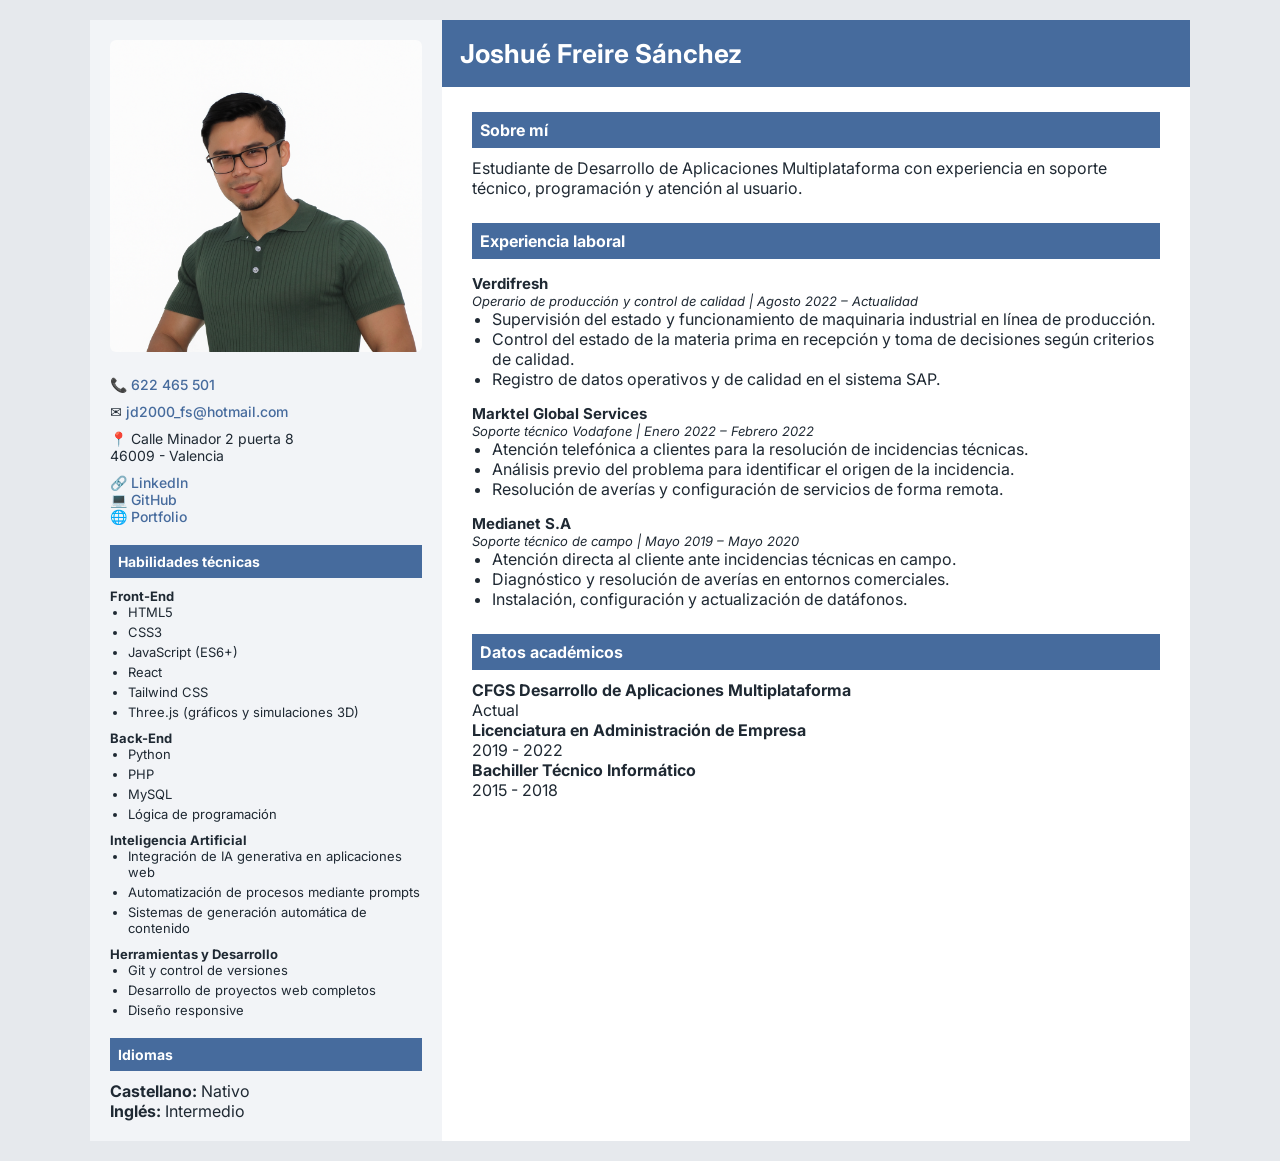
<file: index.html>
<!DOCTYPE html>
<html lang="es">
<head>
    <meta charset="UTF-8">
    <meta name="viewport" content="width=device-width, initial-scale=1.0">
    <title>Currículum - Joshué Freire Sánchez</title>

    <!-- Fuente profesional -->
    <link rel="preconnect" href="https://fonts.googleapis.com">
    <link rel="preconnect" href="https://fonts.gstatic.com" crossorigin>
    <link href="https://fonts.googleapis.com/css2?family=Inter:wght@300;400;500;600;700&display=swap" rel="stylesheet">

    <!-- CSS modular -->
    <link rel="stylesheet" href="css/main.css">
    <link rel="stylesheet" href="css/layout.css">
    <link rel="stylesheet" href="css/sidebar.css">
    <link rel="stylesheet" href="css/content.css">
    <link rel="stylesheet" href="css/responsive.css">
</head>
<body>

<div class="cv">

    <aside class="sidebar">
        <img src="assets/img/foto.jpg" alt="Foto de perfil" class="profile-img">

        <div class="contact">
            <p>📞 <a href="tel:+34622465501">622 465 501</a></p>
            <p>✉️ <a href="mailto:jd2000_fs@hotmail.com">jd2000_fs@hotmail.com</a></p>
            <p>📍 Calle Minador 2 puerta 8<br>46009 - Valencia</p>

            <p class="links">
                🔗 <a href="https://www.linkedin.com/in/joshué-freire-sánchez-503b59120" target="_blank">LinkedIn</a><br>
                💻 <a href="https://github.com/Danielcreux" target="_blank">GitHub</a><br>
                🌐 <a href="https://www.freire-sanchez-valencia.es" target="_blank">Portfolio</a>
            </p>
        </div>

        <section>
    <h3>Habilidades técnicas</h3>

    <h4>Front-End</h4>
    <ul>
        <li>HTML5</li>
        <li>CSS3</li>
        <li>JavaScript (ES6+)</li>
        <li>React</li>
        <li>Tailwind CSS</li>
        <li>Three.js (gráficos y simulaciones 3D)</li>
    </ul>

    <h4>Back-End</h4>
    <ul>
        <li>Python</li>
        <li>PHP</li>
        <li>MySQL</li>
        <li>Lógica de programación</li>
    </ul>

    <h4>Inteligencia Artificial</h4>
    <ul>
        <li>Integración de IA generativa en aplicaciones web</li>
        <li>Automatización de procesos mediante prompts</li>
        <li>Sistemas de generación automática de contenido</li>
    </ul>

    <h4>Herramientas y Desarrollo</h4>
    <ul>
        <li>Git y control de versiones</li>
        <li>Desarrollo de proyectos web completos</li>
        <li>Diseño responsive</li>
    </ul>
</section>


        <section>
            <h3>Idiomas</h3>
            <p><strong>Castellano:</strong> Nativo</p>
            <p><strong>Inglés:</strong> Intermedio</p>
        </section>
    </aside>

    <main class="content">

        <header class="header">
            <h1>Joshué Freire Sánchez</h1>
        </header>

        <section>
            <h2>Sobre mí</h2>
            <p>
                Estudiante de Desarrollo de Aplicaciones Multiplataforma con experiencia
                en soporte técnico, programación y atención al usuario.
            </p>
        </section>

       <section>
    <h2>Experiencia laboral</h2>

    <article>
        <h3>Verdifresh</h3>
        <p class="job-title">
            Operario de producción y control de calidad | Agosto 2022 – Actualidad
        </p>
        <ul>
            <li>Supervisión del estado y funcionamiento de maquinaria industrial en línea de producción.</li>
            <li>Control del estado de la materia prima en recepción y toma de decisiones según criterios de calidad.</li>
            <li>Registro de datos operativos y de calidad en el sistema SAP.</li>
        </ul>
    </article>

    <article>
        <h3>Marktel Global Services</h3>
        <p class="job-title">
            Soporte técnico Vodafone | Enero 2022 – Febrero 2022
        </p>
        <ul>
            <li>Atención telefónica a clientes para la resolución de incidencias técnicas.</li>
            <li>Análisis previo del problema para identificar el origen de la incidencia.</li>
            <li>Resolución de averías y configuración de servicios de forma remota.</li>
        </ul>
    </article>

    <article>
        <h3>Medianet S.A</h3>
        <p class="job-title">
            Soporte técnico de campo | Mayo 2019 – Mayo 2020
        </p>
        <ul>
            <li>Atención directa al cliente ante incidencias técnicas en campo.</li>
            <li>Diagnóstico y resolución de averías en entornos comerciales.</li>
            <li>Instalación, configuración y actualización de datáfonos.</li>
        </ul>
    </article>
</section>


        <section>
            <h2>Datos académicos</h2>

            <p><strong>CFGS Desarrollo de Aplicaciones Multiplataforma</strong><br>Actual</p>
            <p><strong>Licenciatura en Administración de Empresa</strong><br>2019 - 2022</p>
            <p><strong>Bachiller Técnico Informático</strong><br>2015 - 2018</p>
        </section>

    </main>

</div>

</body>
</html>
</file>
<file: css/main.css>
* {
    box-sizing: border-box;
    margin: 0;
    padding: 0;
    font-family: 'Inter', system-ui, sans-serif;
}

body {
    background: #e6e9ed;
    color: #1f2933;
}

a {
    color: #466b9d;
    text-decoration: none;
    font-weight: 500;
}

a:hover {
    text-decoration: underline;
}
</file>
<file: css/layout.css>
.cv {
    max-width: 1100px;
    margin: 20px auto;
    background: #ffffff;
    display: flex;
}
</file>
<file: css/sidebar.css>
.sidebar {
    width: 32%;
    background: #f2f4f7;
    padding: 20px;
}

.profile-img {
    width: 100%;
    border-radius: 6px;
    margin-bottom: 20px;
}

.sidebar h3 {
    background: #466b9d;
    color: white;
    padding: 8px;
    margin: 20px 0 10px;
    font-size: 14px;
}

.sidebar h4 {
    font-size: 13px;
    margin-top: 10px;
}

.sidebar ul {
    padding-left: 18px;
}

.sidebar li {
    font-size: 13px;
    margin-bottom: 4px;
}

.contact p {
    font-size: 14px;
    margin-bottom: 10px;
}
</file>
<file: css/content.css>
.content {
    width: 68%;
    padding: 30px;
}

.header h1 {
    background: #466b9d;
    color: white;
    padding: 18px;
    margin: -30px -30px 25px -30px;
    font-size: 26px;
}

.content h2 {
    background: #466b9d;
    color: white;
    padding: 8px;
    font-size: 16px;
    margin: 25px 0 10px;
}

.content h3 {
    font-size: 15px;
    margin-top: 15px;
}

.job-title {
    font-size: 13px;
    font-style: italic;
}

.content ul {
    padding-left: 20px;
}
</file>
<file: css/responsive.css>
@media (max-width: 768px) {

    .cv {
        flex-direction: column;
        margin: 0;
    }

    .sidebar,
    .content {
        width: 100%;
    }

    .sidebar {
        text-align: center;
    }

    .sidebar ul {
        list-style: none;
        padding-left: 0;
    }

    .header h1 {
        margin: 0;
        text-align: center;
        font-size: 22px;
    }

    .content {
        padding: 20px;
    }
}
</file>
